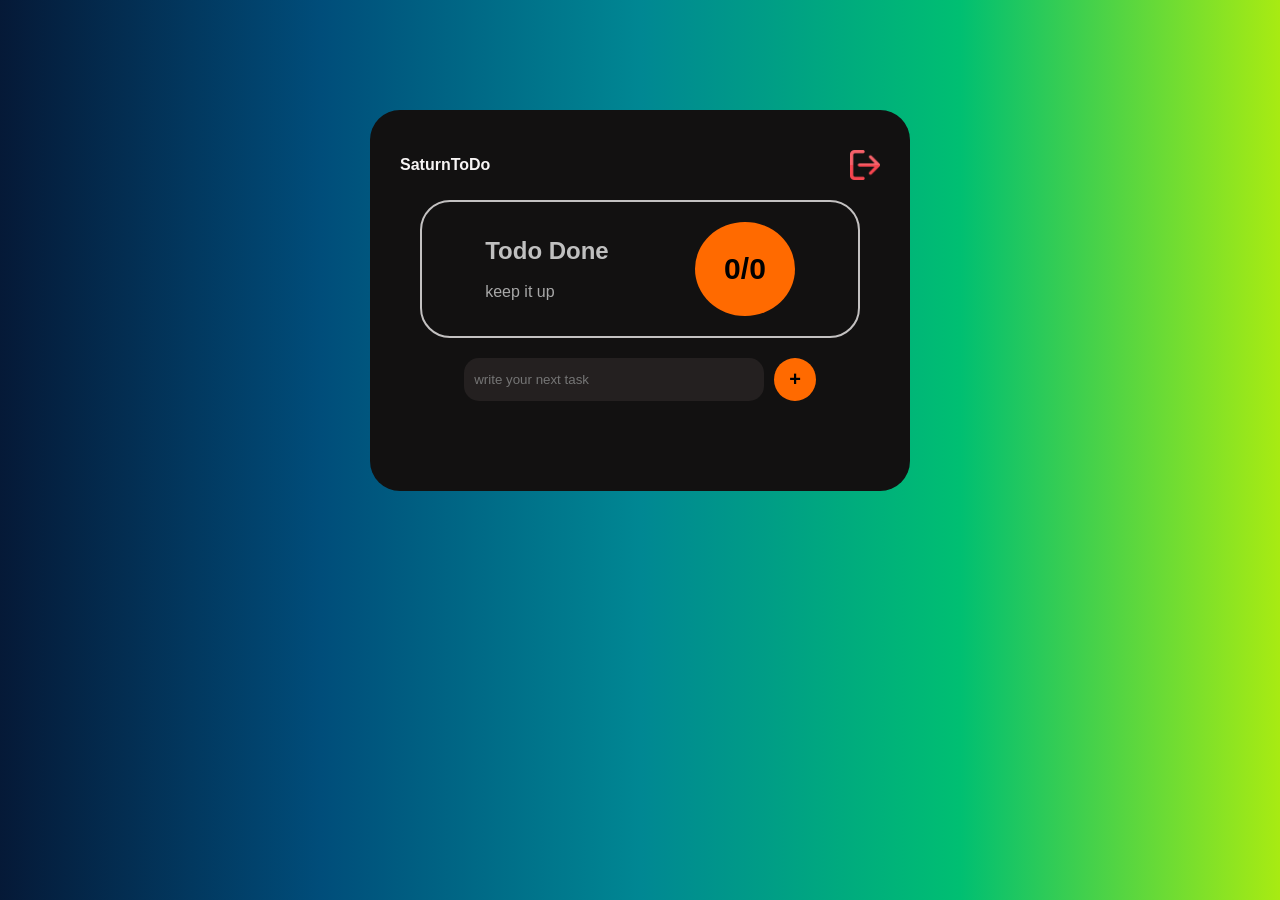
<file: TO-DO list/index.html>
<!DOCTYPE html>
<html lang="en">
<head>
    <meta charset="UTF-8">
    <meta name="viewport" content="width=device-width, initial-scale=1.0">
    <link rel="stylesheet" href="TODO.css">
    <title>Document</title>
</head>
<body>

    <div class="app-container">
        <div class="app">
            <div class="tittle-menu"><h4>SaturnToDo</h4> <img src="logout.png" alt="ERROR 304!!" srcset="" id = "exit" class="Exit"></div>
            <div class="todo-done"><div class="paragraph"><h2>Todo Done</h2> <br> keep it up</div> <div class="todo-count"><span id="no1">0</span>/<span id="no2">0</span></div></div>
            <div class="inRow"><input type="text" name="" id="input" placeholder="write your next task"><button type="button" class="button">+</button></div>
            <div class="task-container">
                
            </div>
        </div>
    </div>

    <script src="TODOScript.js"></script>
</body>
</html>
</file>
<file: TO-DO list/TODO.css>
*{
    margin: 0;
    padding: 0;
    font-family: 'Popins', sans-serif;
    box-sizing: border-box;
}
.app-container{
    background-image: linear-gradient(to right, #051937, #004d7a, #008793, #00bf72, #a8eb12);
    width: 100%;
    min-height: 100vh;
    padding: 10px;
    /*
    display: flex;
    justify-content: center;
    align-items: center;*/
}

.app{
    width: 100%;
    max-width: 540px;
    background: #121111;
    margin: 100px auto 20px;
    padding: 40px 30px 70px;
    border-radius: 30px;
}
.app .tittle-menu{
    display: flex;
    justify-content: space-between;
    align-items: center;
}
.app .tittle-menu h4{
    color: #f7f4f4;
}
.tittle-menu img{
    width: 30px;
}
.tittle-menu img:hover{
    cursor: pointer;
}
.app .todo-done{
    border: 2px solid #c3c1c1;
    border-radius: 30px;
    display: flex;
    align-items: center;
    justify-content: space-around;
    padding: 20px;
    margin: 20px;
}
.todo-done .paragraph{
    color: #a8a8a8;
}
.todo-done .paragraph h2{
    color: #c0c0c0;
}
.todo-done .todo-count{
    font-weight: bold;
    font-size: 30px;
    background: rgb(255, 106, 0);
    border-radius: 50%;
    padding: 30px 29px;
}
.app .inRow{
    display: flex;
    justify-content: center;
    margin: 20px;
}
.inRow input{
    background: #242020;
    border: none;
    outline: none;
    border-radius: 15px;
    padding: 10px;
    text-align: left;
    color: white;
    width: 300px;
}
.inRow button{
    border-radius: 50%;
    border: none;
    outline: none;
    font-weight: bold;
    font-size: 20px;
    padding: 10px 15px;
    margin-left: 10px;
    background: rgb(255, 106, 0);
}
.inRow button:hover{
    cursor: pointer;
}
.task-container{
    display: flex;
    justify-content: center;
    align-items: center;
    flex-direction: column;
    color: white;
}
.task-container > *{
    background: #242020;
    border: none;
    outline: none;
    border-radius: 8px;
    border: 2px solid #c3c1c1;
    padding: 10px 40px;
    margin: 10px;
    position: relative;
    width: 350px;
}
.task-container div span{
    position: absolute;
    right: 0;
    top: 5px;
    width: 40px;

    line-height: 30px;
    text-align: center;
    border-radius: 50%;
}

.task-container div span img {
    width: 24px;
    height: 24px;
    cursor: pointer;
}

.task-container div::before{
    content: '';
    display: inline-block;
    width: 14px;
    height: 14px;
    background-image: url('dry-clean.png');
    background-size: contain; /* Resizes image to fit */
    background-repeat: no-repeat;
    position: absolute;
    left: 12px;
}

.task-container div.check{
    text-decoration: line-through;
    color: #555;
}


.task-container div.check::before{
    background-image: url('check.png');
}
</file>
